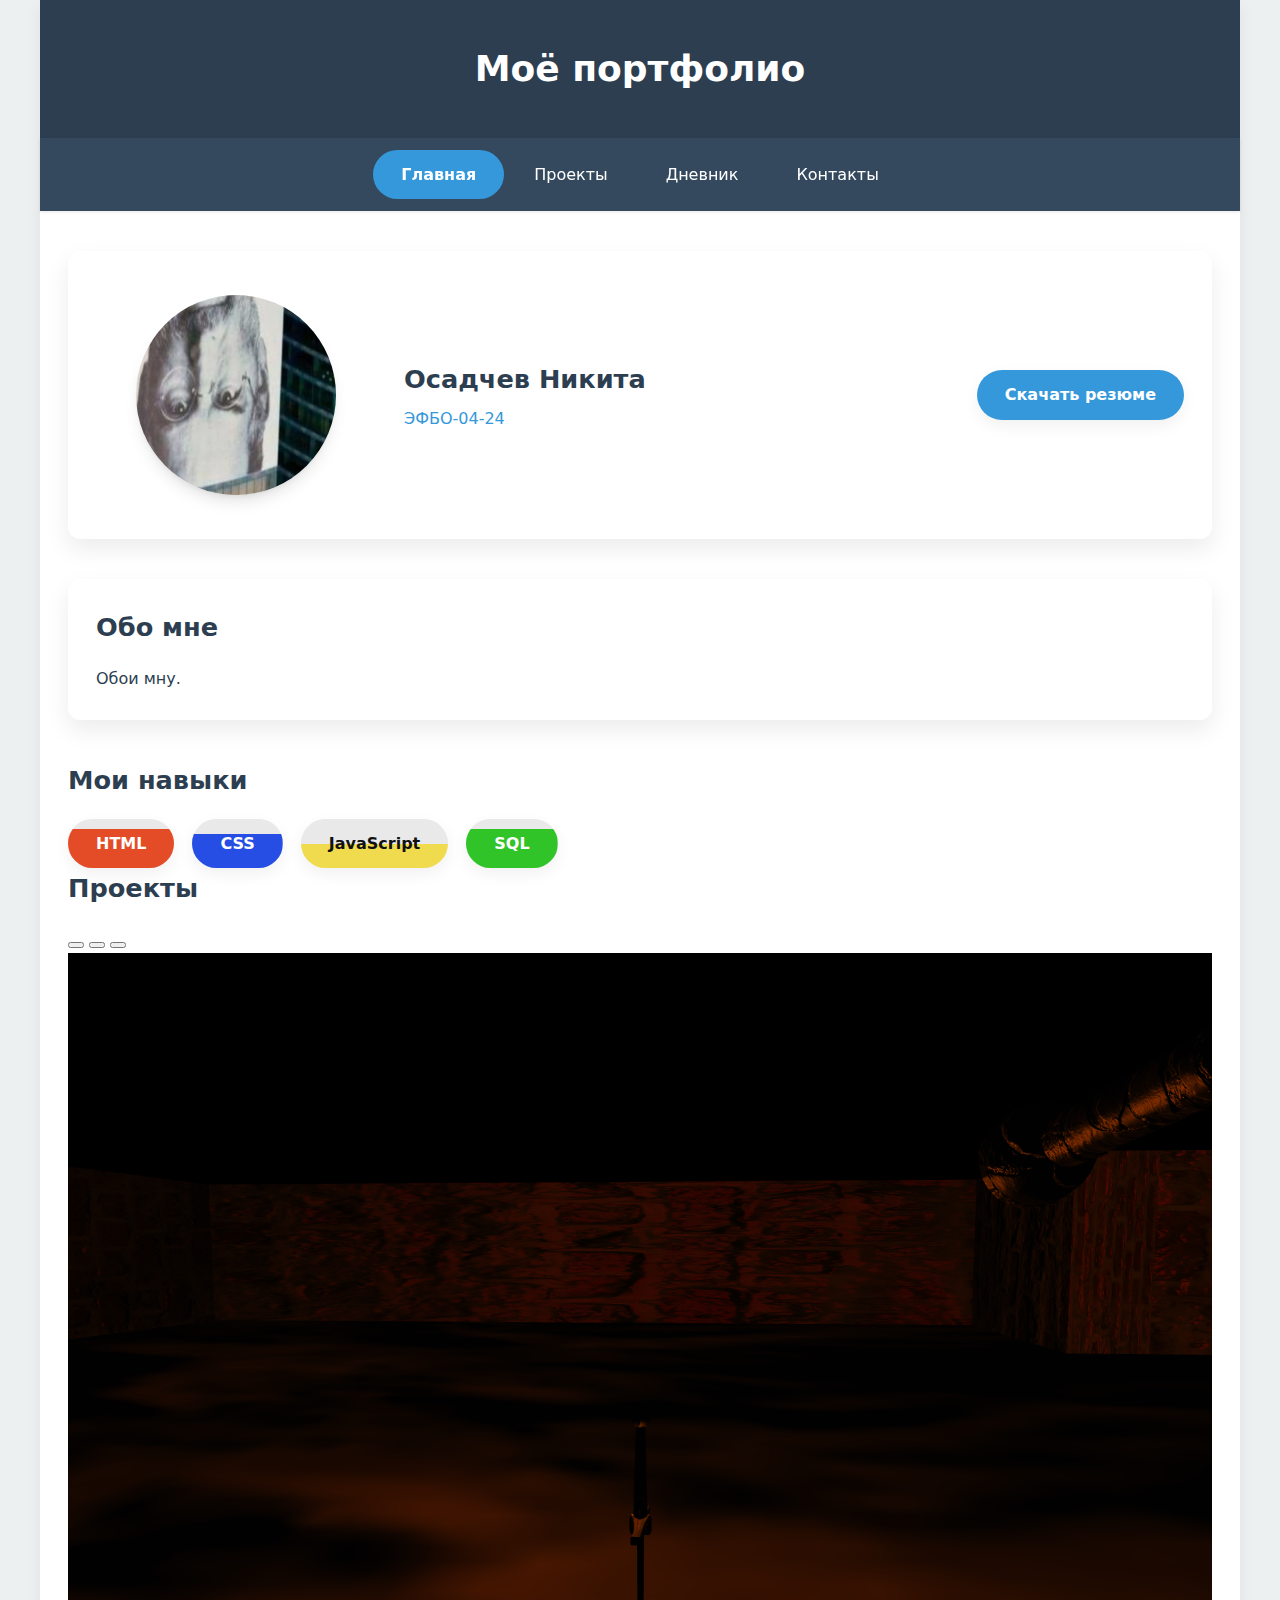
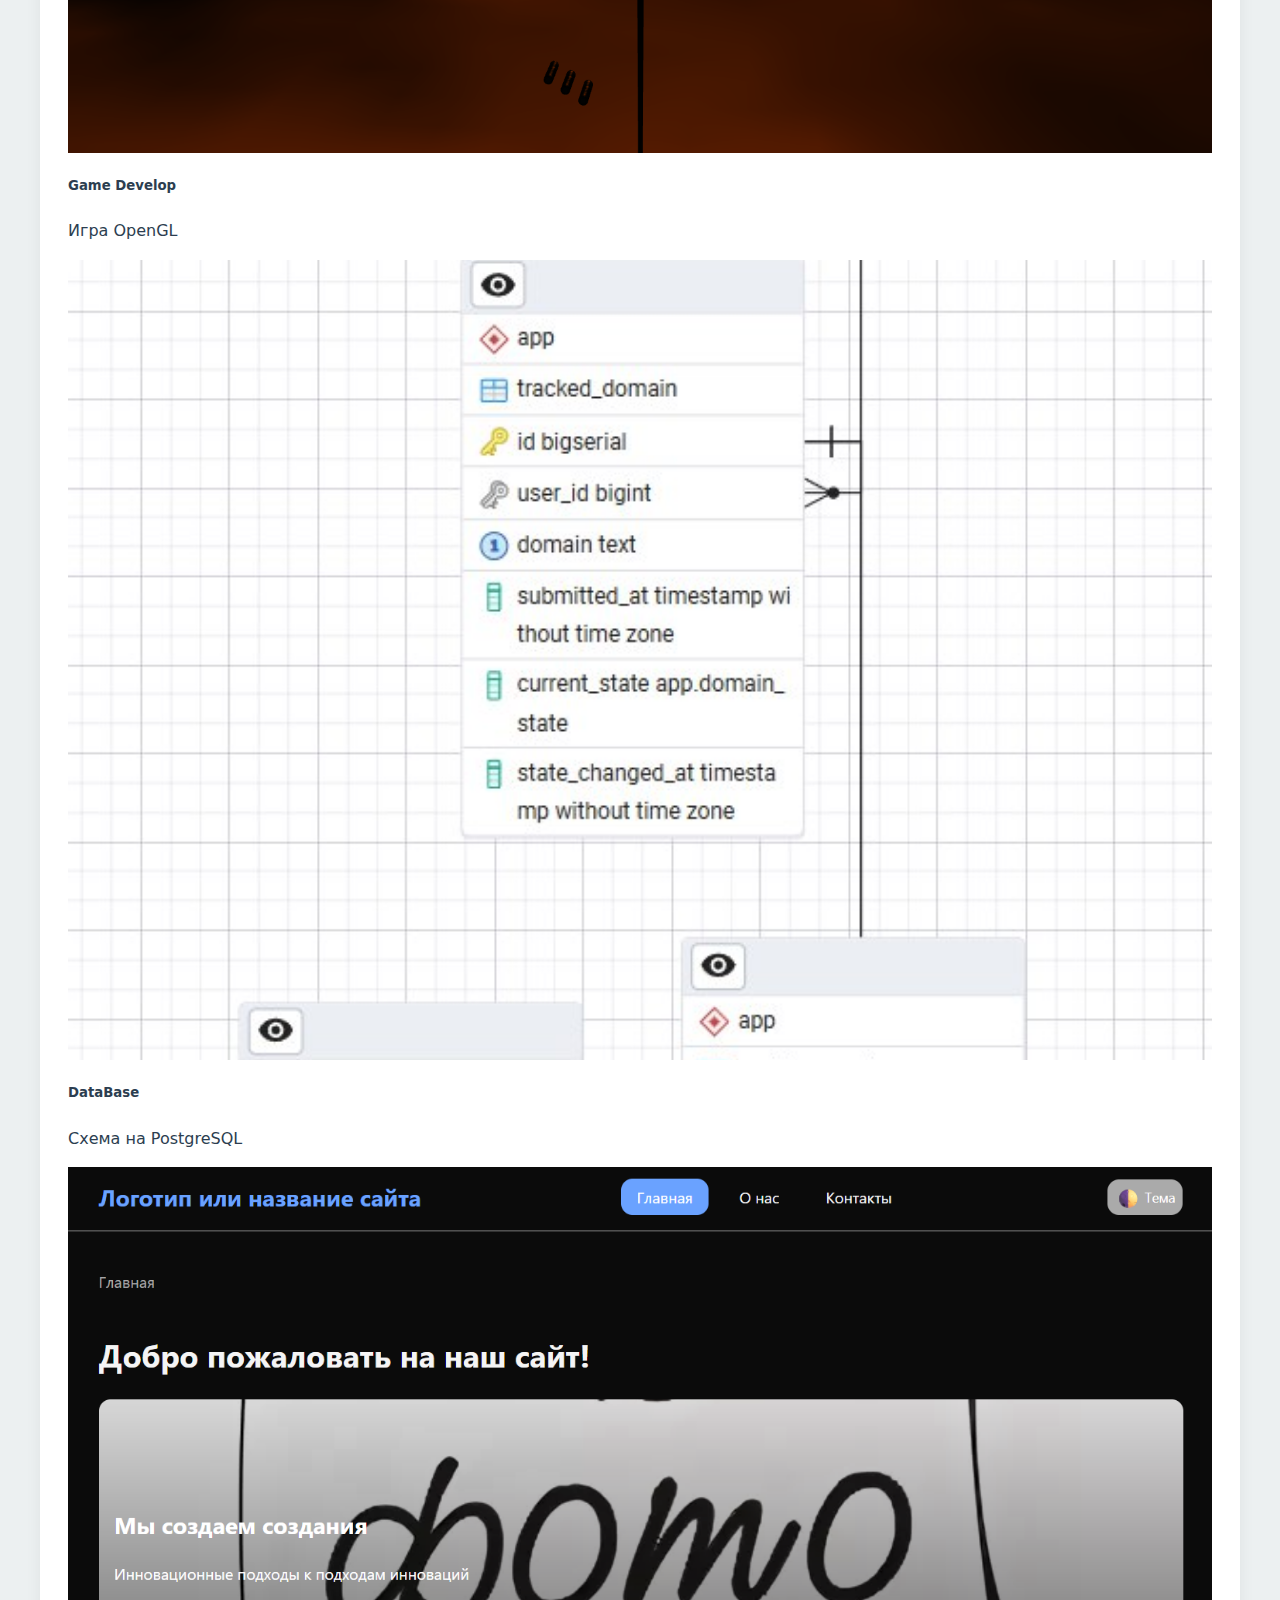
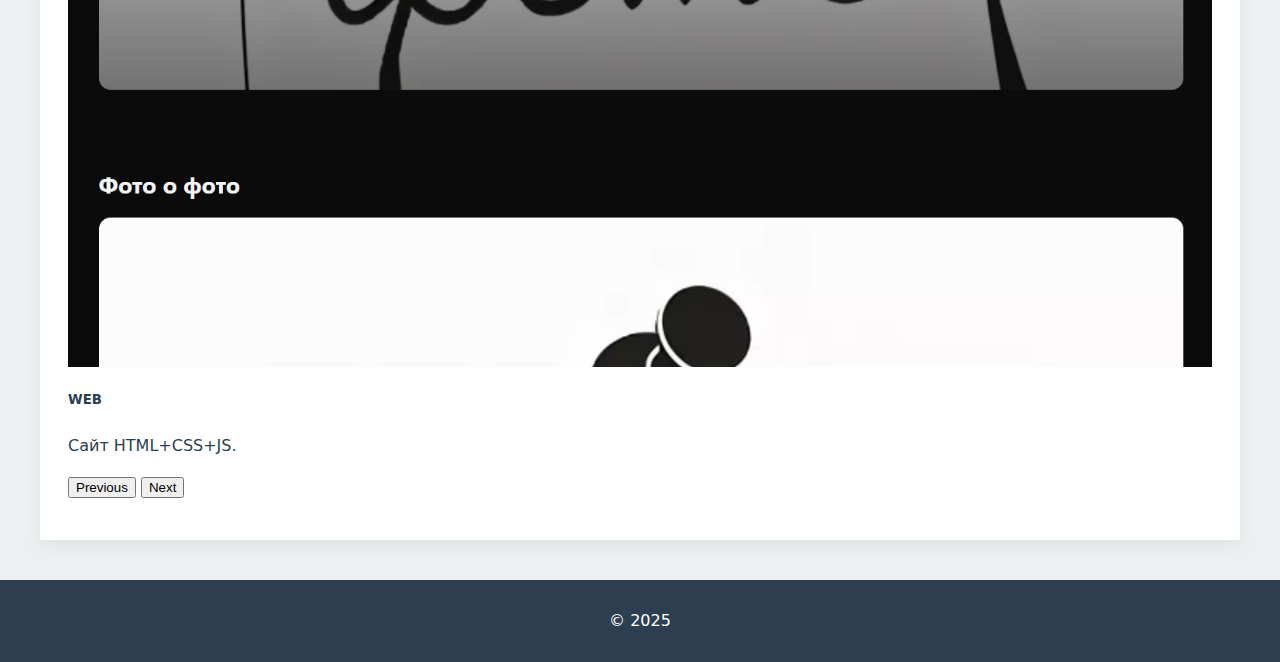
<file: index.html>
<!DOCTYPE html>
<html lang="ru">
<head>
    <meta charset="UTF-8">
    <meta name="viewport" content="width=device-width, initial-scale=1.0, viewport-fit=cover">
    <meta name="description" content="Главная: портфолио">
    <title>Главная - Портфолио</title>
    <link href="https://cdn.jsdelivr.net/npm/bootstrap@5.0.2/dist/css/bootstrap.min.css" rel="stylesheet" integrity="sha384-EVSTQN3/azprG1Anm3QDgpJLIm9Nao0Yz1ztcQTwFspd3yD65VohhpuuCOmLASjC" crossorigin="anonymous">
    <script src="https://cdn.jsdelivr.net/npm/bootstrap@5.0.2/dist/js/bootstrap.bundle.min.js" integrity="sha384-MrcW6ZMFYlzcLA8Nl+NtUVF0sA7MsXsP1UyJoMp4YLEuNSfAP+JcXn/tWtIaxVXM" crossorigin="anonymous"></script>
    <link rel="stylesheet" href="styles/style.css">
</head>
<body>
    <!-- Основной контейнер -->
    <div class="page">
        
        <a class="skip-link" href="#main">Перейти к основному содержимому</a>  

        <!-- Шапка -->
        <header class="header">
            <h1 class="header__title">Моё портфолио</h1>
        </header>

        <!-- Навигация -->
        <nav class="site-nav" aria-label="Основная навигация">
            <ul class="site-nav__list">
                <li class="site-nav__item nav__item--active">
                    <a class="site-nav__link" href="index.html">Главная</a>
                </li>
                <li class="site-nav__item">
                    <a class="site-nav__link" href="pages/projects.html">Проекты</a>
                </li>
                <li class="site-nav__item">
                    <a class="site-nav__link" href="pages/diary.html">Дневник</a>
                </li>
                <li class="site-nav__item">
                    <a class="site-nav__link" href="pages/contacts.html">Контакты</a>
                </li>
            </ul>
        </nav>

        <!-- Основной контент -->
        <main class="main" aria-label="Основная информация">            <a name = 'main'></a>
            
            <!-- Профиль -->
            <section class="profile">
                <div class="profile__card">
                    <figure class="hero__image">
                        <picture>
                        <!-- Современные форматы -->
                        <source
                            type="image/avif"
                            srcset="images/profile.avif 150w, images/profile.avif 200w,
                            images/profile.avif 300w"
                            sizes="200px">
                        <source
                            type="image/webp"
                            srcset="images/hero-150.webp 150w, images/hero-200.webp 200w,
                            images/hero-300.webp 300w"
                            sizes="200px">
                        <!-- Запасной JPEG -->
                        <img class="hero__photo"
                            src="images/profile.jpg"
                            srcset="images/hero-150.jpg 150w, images/hero-200.jpg 200w,
                            images/hero-300.jpg 300w"
                            sizes="200px"
                            width="200" height="200"
                            alt="Портрет студента"
                            fetchpriority="high"
                            loading="lazy">
                        </picture>
                    </figure>
                    <div class="profile__info">
                        <h2 class="profile__name">Осадчев Никита</h2>
                        <p class="profile__group">ЭФБО-04-24</p>
                    </div>
                    <a class="profile__cv-btn" href="assets/resume.pdf" download>
                        Скачать резюме
                    </a>
                </div>
            </section>
            
            <!-- Обо мне -->
            <section class="about">
                <h2 class="about__title">Обо мне</h2>
                <div class="about__content">
                    <p class="about__text">
                        Обои мну.
                    </p>
                </div>
            </section>
            
            <!-- Навыки -->
            <section class="skills">
                <h2 class="skills__title">Мои навыки</h2>
                <div class="skills__list">
                    <div class="skill skill--html" style="--p:80%">
                        <span class="skill__name">HTML</span>
                    </div>
                    <div class="skill skill--css" style="--p:70%">
                        <span class="skill__name">CSS</span>
                    </div>
                    <div class="skill skill--js" style="--p:50%">
                        <span class="skill__name">JavaScript</span>
                    </div>
                    <div class="skill skill--sql" style="--p:80%">
                        <span class="skill__name">SQL</span>
                    </div>
                </div>
            </section>

            <!-- Проекты -->
            <section class="projects">
                <h2 class="projects__title">Проекты</h2>
                <div id="carouselExampleCaptions" class="carousel carousel-dark slide" data-bs-ride="carousel">
                    <div class="carousel-indicators">
                        <button type="button" data-bs-target="#carouselExampleCaptions" data-bs-slide-to="0" class="active" aria-current="true" aria-label="Slide 1"></button>
                        <button type="button" data-bs-target="#carouselExampleCaptions" data-bs-slide-to="1" aria-label="Slide 2"></button>
                        <button type="button" data-bs-target="#carouselExampleCaptions" data-bs-slide-to="2" aria-label="Slide 3"></button>
                    </div>
                    <div class="carousel-inner">
                        <div class="carousel-item active">
                        <img src="images/game.png" class="d-block w-100" alt="..." loading="lazy">
                        <div class="carousel-caption d-none d-md-block">
                            <h5>Game Develop</h5>
                            <p>Игра OpenGL</p>
                        </div>
                        </div>
                        <div class="carousel-item">
                        <img src="images/db.jpg" class="d-block w-100" alt="..." loading="lazy">
                        <div class="carousel-caption d-none d-md-block">
                            <h5>DataBase</h5>
                            <p>Схема на PostgreSQL</p>
                        </div>
                        </div>
                        <div class="carousel-item">
                        <img src="images/site.png" class="d-block w-100" alt="..." loading="lazy">
                        <div class="carousel-caption d-none d-md-block">
                            <h5>WEB</h5>
                            <p>Сайт HTML+CSS+JS.</p>
                        </div>
                        </div>
                    </div>
                    <button class="carousel-control-prev" type="button" data-bs-target="#carouselExampleCaptions" data-bs-slide="prev">
                        <span class="carousel-control-prev-icon" aria-hidden="true"></span>
                        <span class="visually-hidden">Previous</span>
                    </button>
                    <button class="carousel-control-next" type="button" data-bs-target="#carouselExampleCaptions" data-bs-slide="next">
                        <span class="carousel-control-next-icon" aria-hidden="true"></span>
                        <span class="visually-hidden">Next</span>
                    </button>
                </div>
                </div>
            </section>

        </main>

              <!-- block: footer -->
      <footer class="footer" role="contentinfo">
        <p class="footer__copy">© 2025</p>
      </footer>
    </div>
    </div>
</body>
</html>

<script src = 'scripts/skills.js'></script>
</file>
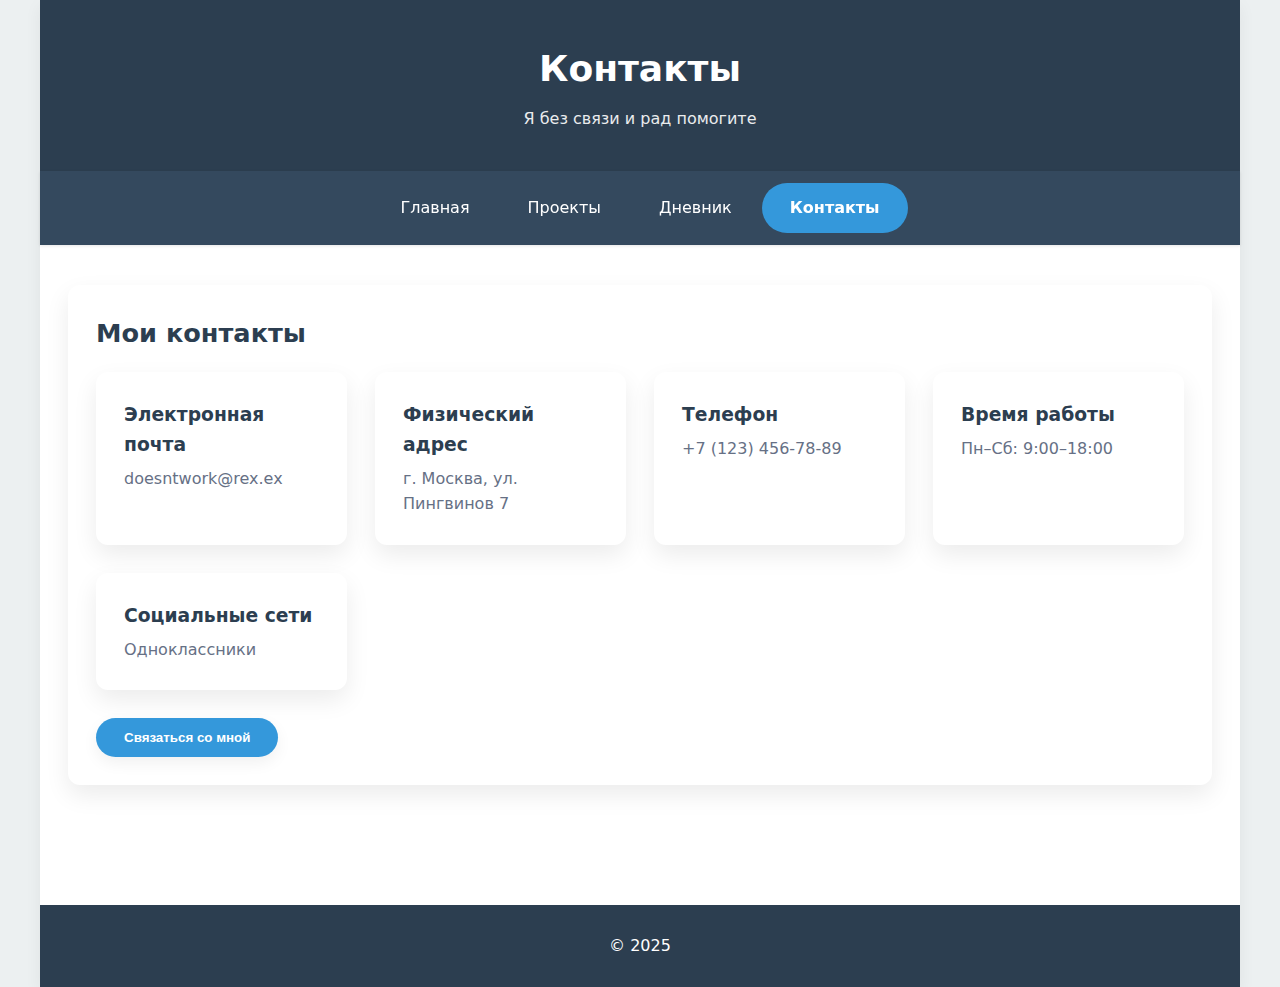
<file: pages/contacts.html>
<!DOCTYPE html>
<html lang="ru">
  <head>
    <meta charset="UTF-8" />
    <meta name="viewport" content="width=device-width, initial-scale=1.0, viewport-fit=cover" />
    <meta name="description" content="Контакты студента с формой обратной связи.">    
    <title>Контакты — БЭМ</title>
    <link rel="stylesheet" href="../styles/style.css" />
  </head>
  <body>
    <div class="page">
      <a class="skip-link" href="#main">Перейти к основному содержимому</a>  
      <!-- block: header -->
      <header class="header" role="banner">
        <h1 class="header__title">Контакты</h1>
        <p class="header__subtitle">Я без связи и рад помогите</p>
      </header>

      <!-- block: nav -->
      <nav class="site-nav" aria-label = "Основная навигация">
            <ul class="site-nav__list">
                <li class="site-nav__item">
                    <a class="site-nav__link" href="../index.html">Главная</a>
                </li>
                <li class="site-nav__item">
                    <a class="site-nav__link" href="projects.html">Проекты</a>
                </li>
                <li class="site-nav__item">
                    <a class="site-nav__link" href="diary.html">Дневник</a>
                </li>
                <li class="site-nav__item  nav__item--active">
                    <a class="site-nav__link" href="contacts.html">Контакты</a>
                </li>
            </ul>
        </nav>

      <!-- block: content -->
      <main class="content" role="main" aria-label="Основная информация"> <a name = 'main'></a>
        <!-- block: contacts -->
        <section class="contacts" aria-labelledby="contacts-title">
          <h2 id="contacts-title" class="contacts__title">Мои контакты</h2>

          <div class="contacts__grid">
            <article class="contacts__card" aria-label="Электронная почта">
              <h3 class="contacts__card-title">Электронная почта</h3>
              <p class="contacts__card-text">doesntwork@rex.ex</p>
            </article>

            <article class="contacts__card" aria-label="Физический адрес">
              <h3 class="contacts__card-title">Физический адрес</h3>
              <p class="contacts__card-text">г. Москва, ул. Пингвинов 7</p>
            </article>

            <article class="contacts__card" aria-label="Телефон">
              <h3 class="contacts__card-title">Телефон</h3>
              <p class="contacts__card-text">+7 (123) 456-78-89</p>
            </article>

            <article class="contacts__card" aria-label="Время работы">
              <h3 class="contacts__card-title">Время работы</h3>
              <p class="contacts__card-text">Пн–Сб: 9:00–18:00</p>
            </article>

            <article class="contacts__card" aria-label="Социальные сети">
              <h3 class="contacts__card-title">Социальные сети</h3>
              <p class="contacts__card-text">Одноклассники</p>
            </article>
          </div>

          <button id="contacts-open" class="contacts__button" type="button">Связаться со мной</button>
        </section>
      </main>

      <!-- block: footer -->
      <footer class="footer" role="contentinfo">
        <p class="footer__copy">© 2025</p>
      </footer>
    </div>

    <!-- block: modal -->
    <dialog id="contact-modal" class="modal">
      <div class="modal__header">
        <h2 class="modal__title">Форма обратной связи</h2>
      </div>
      <div class="modal__body">
        <form id="contacts-form" class="modal__form" method="dialog" novalidate>
          <div class="modal__group">
            <label class="modal__label" for="name">Имя <span class="modal__required" aria-hidden="true">*</span></label>
            <input class="modal__control" type="text" id="name" name="name" required placeholder="Иван" />
          </div>
          <div class="modal__group">
            <label class="modal__label" for="phone">Телефон <span class="modal__required" aria-hidden="true">*</span></label>
            <input class="modal__control" type="tel" id="phone" name="phone" required placeholder="+7 (XXX) XXX-XX-XX" />
          </div>
          <div class="modal__group">
            <label class="modal__label" for="email">Электронная почта <span class="modal__required" aria-hidden="true">*</span></label>
            <input class="modal__control" type="email" id="email" name="email" required placeholder="example@mail.ru" />
          </div>
          <div class="modal__group">
            <label class="modal__label" for="category">Категория обращения <span class="modal__required" aria-hidden="true">*</span></label>
            <select class="modal__control" id="category" name="category" required>
              <option value="">Выберите категорию</option>
              <option value="technical">Техническая поддержка</option>
              <option value="commercial">Коммерческое предложение</option>
              <option value="cooperation">Сотрудничество</option>
              <option value="complaint">Жалоба</option>
              <option value="suggestion">Предложение</option>
              <option value="other">Другое</option>
            </select>
          </div>
          <div class="modal__group">
            <label class="modal__label" for="message">Текст обращения <span class="modal__required" aria-hidden="true">*</span></label>
            <textarea class="modal__control modal__control--area" id="message" name="message" required placeholder="Опишите вашу проблему или вопрос..."></textarea>
          </div>
          <div class="modal__actions">
            <button type="submit" id="contacts-cancel" class="btn btn--secondary">Отмена</button>
            <button type="button" id="contacts-send" class="btn btn--primary">Отправить</button>
          </div>
        </form>
      </div>
    </dialog>

    <script>
      (function () {
        const dlg = document.getElementById('contact-modal');
        const openBtn = document.getElementById('contacts-open');
        const cancelBtn = document.getElementById('contacts-cancel');
        const sendBtn = document.getElementById('contacts-send');
        const form = document.getElementById('contacts-form');
        const phone = document.getElementById('phone');
        if (!dlg || !openBtn || !form) return;

        let lastActive = null;
        openBtn.addEventListener('click', () => {
          lastActive = document.activeElement; dlg.showModal();
          dlg.querySelector('input, select, textarea, button')?.focus();
        });
        cancelBtn?.addEventListener('click', (e) => { e.preventDefault(); dlg.close('cancel'); });
        dlg?.addEventListener('click', (e) => { if (e.target === dlg) dlg.close(); });

        sendBtn?.addEventListener('click', (e) => {
          [...form.elements].forEach(el => el.setCustomValidity?.(''));
          if (!form.checkValidity()) {
            e.preventDefault();
            const email = form.elements.email;
            if (email?.validity.typeMismatch) {
              email.setCustomValidity('Введите корректный e-mail, например name@example.com');
            }
            form.reportValidity();
            [...form.elements].forEach(el => { if (el.willValidate) el.toggleAttribute('aria-invalid', !el.checkValidity()); });
            return;
          }
          e.preventDefault();
          alert('Форма отправлена, верь в ответ');
          dlg.close('success');
          form.reset();
          [...form.elements].forEach(el => el.removeAttribute('aria-invalid'));
        });

        phone?.addEventListener('input', () => {
          const digits = phone.value.replace(/\D/g, '').slice(0, 11);
          const d = digits.replace(/^8/, '7');
          const parts = [];
          if (d.length > 0) parts.push('+7');
          if (d.length > 1) parts.push(' (' + d.slice(1, 4));
          if (d.length >= 4) parts[parts.length - 1] += ')';
          if (d.length >= 5) parts.push(' ' + d.slice(4, 7));
          if (d.length >= 8) parts.push('-' + d.slice(7, 9));
          if (d.length >= 10) parts.push('-' + d.slice(9, 11));
          phone.value = parts.join('');
        });

        dlg.addEventListener('close', () => lastActive?.focus());
      })();
    </script>
  </body>
</html>
</file>
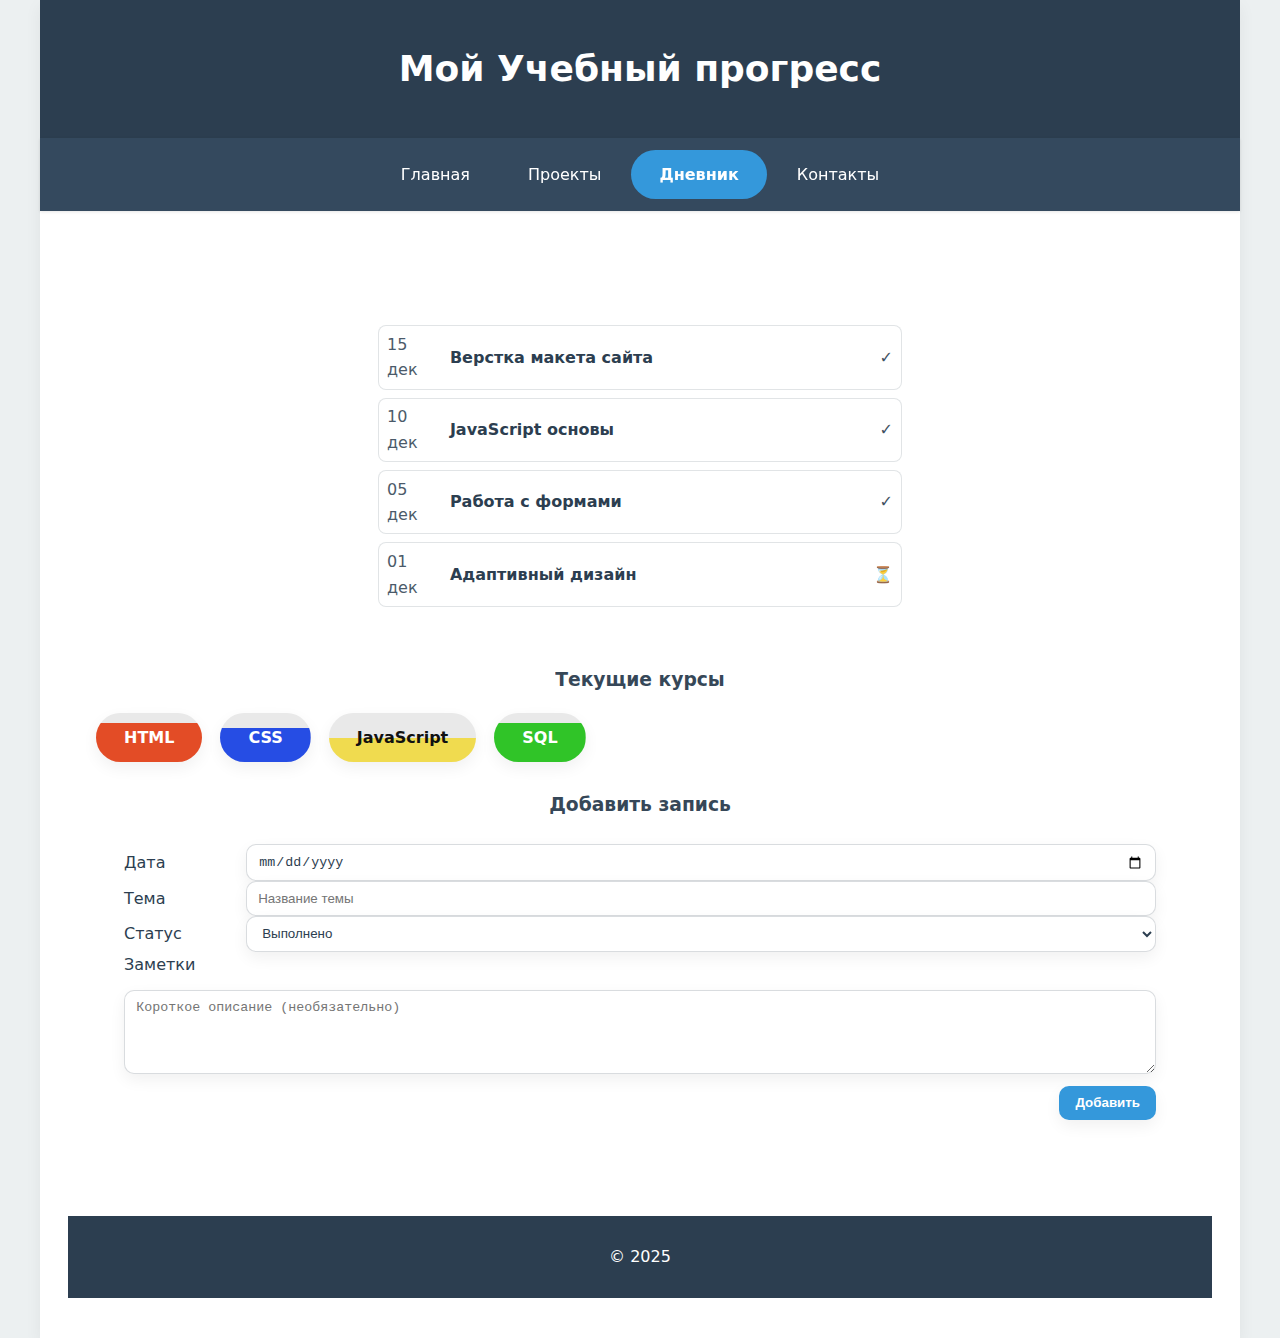
<file: pages/diary.html>
<!DOCTYPE html>
<html lang="ru">
<head>
    <meta charset="UTF-8">
    <meta name="viewport" content="width=device-width, initial-scale=1.0, viewport-fit=cover">
    <meta name="description" content="Дневник студента с локальным добавлением выполненных задач.">    
    <title>Главная - Портфолио</title>
    <link rel="stylesheet" href="../styles/style.css">
</head>
<body>
    <!-- Основной контейнер -->
    <div class="page">
        <a class="skip-link" href="#main">Перейти к основному содержимому</a>  
        <!-- Шапка -->
        <header class="header">
            <h1 class="header__title">Мой Учебный прогресс</h1>
        </header>

        <!-- Навигация -->
        <nav class="site-nav" aria-label = "Основная навигация">
            <ul class="site-nav__list">
                <li class="site-nav__item">
                    <a class="site-nav__link" href="../index.html">Главная</a>
                </li>
                <li class="site-nav__item">
                    <a class="site-nav__link" href="projects.html">Проекты</a>
                </li>
                <li class="site-nav__item  nav__item--active">
                    <a class="site-nav__link" href="diary.html">Дневник</a>
                </li>
                <li class="site-nav__item">
                    <a class="site-nav__link" href="contacts.html">Контакты</a>
                </li>
            </ul>
        </nav>

        <!-- Основной контент -->
        <main class="main" aria-label="Основная информация"> <a name = 'main'> </a>
            
            <section class="dash diary-card">
      <div class="dash timeline">
        <div class="timeline__item">
          <div class="timeline__date">15 дек</div>
          <div class="timeline__text">Верстка макета сайта</div>
          <div class="timeline__status">✓</div>
        </div>
        <div class="timeline__item">
          <div class="timeline__date">10 дек</div>
          <div class="timeline__text">JavaScript основы</div>
          <div class="timeline__status">✓</div>
        </div>
        <div class="timeline__item">
          <div class="timeline__date">05 дек</div>
          <div class="timeline__text">Работа с формами</div>
          <div class="timeline__status">✓</div>
        </div>
        <div class="timeline__item">
          <div class="timeline__date">01 дек</div>
          <div class="timeline__text">Адаптивный дизайн</div>
          <div class="timeline__status">⏳</div>
        </div>
      </div>

      <h3 class="section-title" style="margin-top:0">Текущие курсы</h3>

        <section class="skills">
            <div class="skills__list">
                <div class="skill skill--html" style="--p:80%">
                    <span class="skill__name">HTML</span>
                </div>
                <div class="skill skill--css" style="--p:70%">
                    <span class="skill__name">CSS</span>
                </div>
                <div class="skill skill--js" style="--p:50%">
                    <span class="skill__name">JavaScript</span>
                </div>
                <div class="skill skill--sql" style="--p:80%">
                    <span class="skill__name">SQL</span>
                </div>
            </div>
        </section>


      <div class="entry dash" aria-labelledby="entry-title">
        <h3 id="entry-title" class="section-title" style="margin:0 0 var(--space-sm)">Добавить запись</h3>

        <form id="entryForm" class="entry__form">
          <div class="entry__row">
            <label for="date">Дата</label>
            <input type="date" id="date" required>
          </div>

          <div class="entry__row">
            <label for="topic">Тема</label>
            <input type="text" id="topic" placeholder="Название темы" required>
          </div>

          <div class="entry__row">
            <label for="status">Статус</label>
            <select id="status">
              <option value="done">Выполнено</option>
              <option value="progress">В процессе</option>
              <option value="todo">План</option>
            </select>
          </div>

          <div class="entry__row" style="grid-template-columns: 1fr;">
            <label for="notes" style="justify-self:start;">Заметки</label>
            <textarea id="notes" placeholder="Короткое описание (необязательно)"></textarea>
          </div>

          <div style="display:flex; justify-content:flex-end; gap:var(--space-sm); margin-top:var(--space-sm);">
            <button class="btn" type="submit">Добавить</button>
          </div>
        </form>
      </div>
    </section>

      <!-- block: footer -->
      <footer class="footer" role="contentinfo">
        <p class="footer__copy">© 2025</p>
      </footer>
    </div>
  </main>
</body>
</html>

<script src = '../scripts/skills.js'></script>
<script src = '../scripts/addNote.js'></script>
</file>
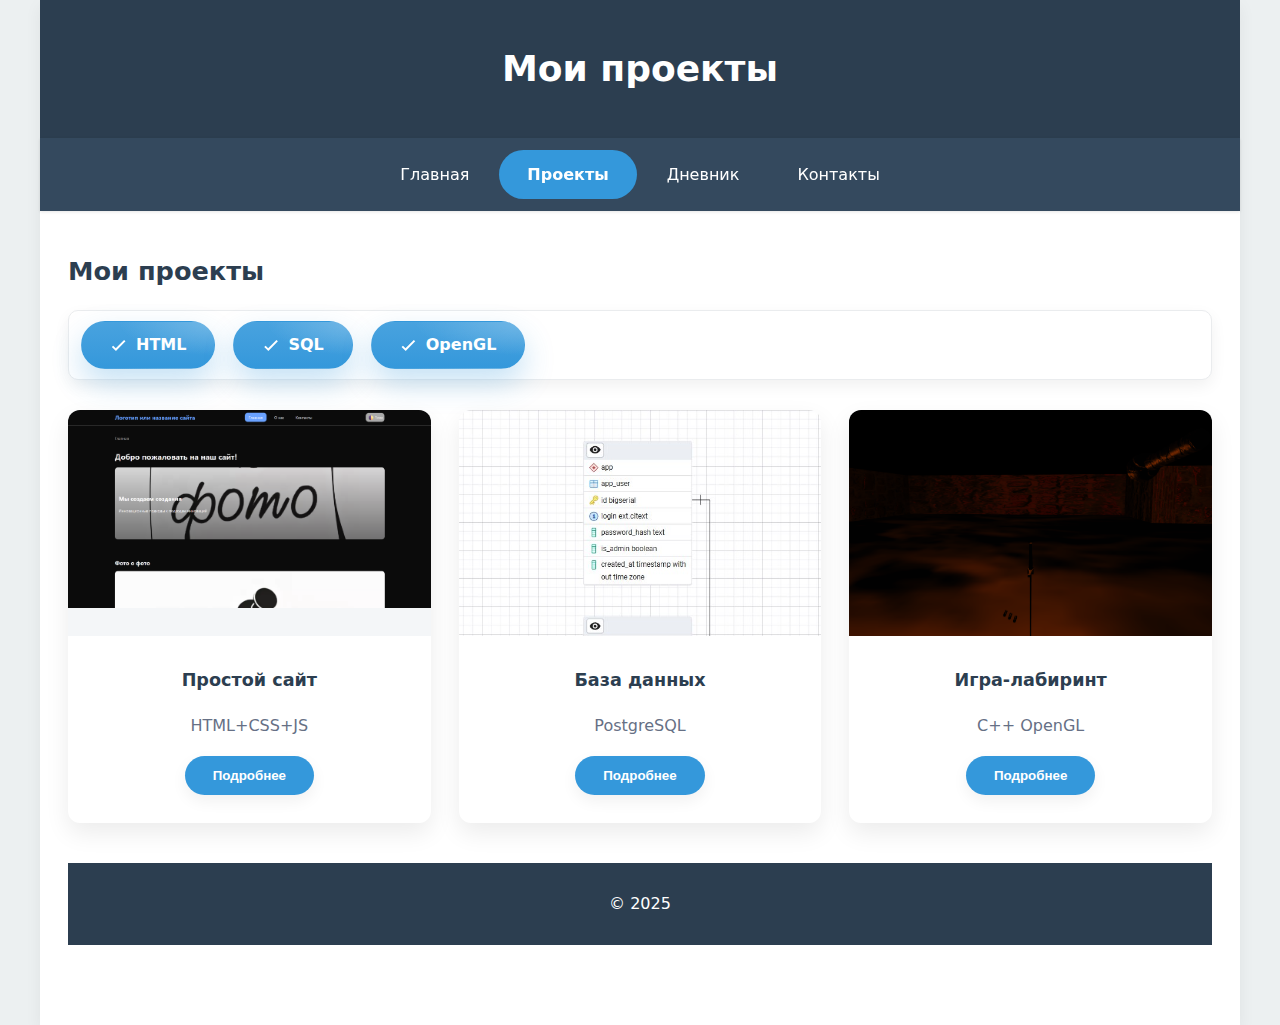
<file: pages/projects.html>
<!DOCTYPE html>
<html lang="ru">
<head>
    <meta charset="UTF-8">
    <meta name="viewport" content="width=device-width, initial-scale=1.0, viewport-fit=cover">
    <meta name="description" content="Список проектов студента.">
    <title>Проекты</title>
    <link href="https://cdn.jsdelivr.net/npm/bootstrap@5.0.2/dist/css/bootstrap.min.css" rel="stylesheet" integrity="sha384-EVSTQN3/azprG1Anm3QDgpJLIm9Nao0Yz1ztcQTwFspd3yD65VohhpuuCOmLASjC" crossorigin="anonymous">
    <link rel="stylesheet" href="https://maxcdn.bootstrapcdn.com/font-awesome/4.7.0/css/font-awesome.min.css">
    <script src="https://cdn.jsdelivr.net/npm/bootstrap@5.0.2/dist/js/bootstrap.bundle.min.js" integrity="sha384-MrcW6ZMFYlzcLA8Nl+NtUVF0sA7MsXsP1UyJoMp4YLEuNSfAP+JcXn/tWtIaxVXM" crossorigin="anonymous"></script>
    <link rel="stylesheet" href="../styles/style.css">
</head>
<body>
    <!-- Основной контейнер -->
    <div class="page">
        <a class="skip-link" href="#main">Перейти к основному содержимому</a>  
        <!-- Шапка -->
        <header class="header">
            <h1 class="header__title">Мои проекты</h1>
        </header>

        <!-- Навигация -->
        <nav class="site-nav" aria-label = "Основная навигация">
            <ul class="site-nav__list">
                <li class="site-nav__item">
                    <a class="site-nav__link" href="../index.html">Главная</a>
                </li>
                <li class="site-nav__item nav__item--active">
                    <a class="site-nav__link" href="projects.html">Проекты</a>
                </li>
                <li class="site-nav__item">
                    <a class="site-nav__link" href="diary.html">Дневник</a>
                </li>
                <li class="site-nav__item">
                    <a class="site-nav__link" href="contacts.html">Контакты</a>
                </li>
            </ul>
        </nav>

    <!-- block: content -->
    <main class="content" role="main" aria-label="Основная информация"> <a name = 'main'></a>
      <!-- block: catalog -->
      <section class="catalog" aria-labelledby="catalog-title">
        <h2 id="catalog-title" class="catalog__title">Мои проекты</h2>
        <section class="filter">
        <label class="checkbox-filter">
            <input type="checkbox" id="HTMLcheck" checked>
            <span>HTML</span>
        </label>
        <label class="checkbox-filter">
            <input type="checkbox" id="SQLcheck" checked>
            <span>SQL</span>
        </label>
        <label class="checkbox-filter">
            <input type="checkbox" id="GLcheck" checked>
            <span>OpenGL</span>
        </label>
        </section>

      <section class = 'project-area'>
        <div class="catalog__grid">
          <!-- block: product -->
          <article class="product" aria-label="Сайт" data-tags = "HTML">
            <div class="product__media">
              <img class="product__image" src="../images/site.png" alt="Сайт" loading="lazy" />
            </div>
            <div class="product__body">
              <h3 class="product__title">Простой сайт</h3>
              <p class="product__description">HTML+CSS+JS</p>
              <div class="product__row">
                <button class="product__btn js-open-modal" type="button" id = "site-more">Подробнее</button>
              </div>
                <div class="product__details" hidden>
                    <ul>
                    <li><strong>Стек:</strong> HTML, CSS, JavaScript</li>
                    <li><strong>Фичи:</strong> Тёмная тема, видео, картинки</li>
                    <li><strong>Ссылка:</strong> <a href="https://github.com/IMP-MOCE/Front-back" target="_blank" rel="noopener">https://github.com/IMP-MOCE/Front-back</a></li>
                    </ul>
                </div>
            </div>
          </article>

          <article class="product" aria-label="База данных" data-tags="SQL">
            <div class="product__media">
              <img class="product__image" src="../images/db.jpg" alt="База данных" loading="lazy"/>
            </div>
            <div class="product__body">
              <h3 class="product__title">База данных</h3>
              <p class="product__description">PostgreSQL</p>
              <div class="product__row">
                <button class="product__btn js-open-modal" type="button" id = "sql-more">Подробнее</button>
              </div>
              <div class="product__details" hidden>
                    <ul>
                    <li><strong>Стек:</strong> Python, PostgreSQL</li>
                    <li><strong>Фичи:</strong> Скорость (индексы), стабильность, надёжность</li>
                    <li><strong>Ссылка:</strong> <a href="https://github.com/CatherineFlower/Data_Science_KR_1/tree/dev-(MOCE)" target="_blank" rel="noopener">https://github.com/CatherineFlower/Data_Science_KR_1/tree/dev-(MOCE)</a></li>
                    </ul>
                </div>
            </div>
          </article>

          <article class="product" aria-label="Игра-лабиринт" data-tags = "OpenGL">
            <div class="product__media">
              <img class="product__image" src="../images/game.png" alt="Игра-лабиринт" loading="lazy"/>
            </div>
            <div class="product__body">
              <h3 class="product__title">Игра-лабиринт</h3>
              <p class="product__description">C++ OpenGL</p>
              <div class="product__row">
                <button class="product__btn js-open-modal" type="button" id = "OpenGl-more">Подробнее</button>
              </div>
              <div class="product__details" hidden>
                    <ul>
                    <li><strong>Стек:</strong> C++, OpenGL</li>
                    <li><strong>Фичи:</strong> Карты нормалей, реалистичное освещение, коллизия</li>
                    <li><strong>Ссылка:</strong> <a href="https://github.com/IMP-MOCE/LabirintGL" target="_blank" rel="noopener">https://github.com/IMP-MOCE/LabirintGL</a></li>
                    </ul>
                </div>
            </div>
          </article>
        </div>
      </section>
            <!-- block: footer -->
      <footer class="footer" role="contentinfo">
        <p class="footer__copy">© 2025</p>
      </footer>
    </div>
    </main>
</div>
<div class="pr-modal" id="catalog-modal" hidden>
  <div class="pr-modal__overlay" data-close></div>

  <div class="pr-modal__dialog" role="dialog" aria-modal="true" aria-labelledby="catalog-modal-title">
    <header class="pr-modal__header">
      <img class="pr-modal__image" alt="" loading="lazy"/>
      <h3 class="pr-modal__title" id="catalog-modal-title"></h3>
      <p class="pr-modal__subtitle"></p>
    </header>

    <div class="pr-modal__body"></div>

    <footer class="modal__footer">
      <button class="product__btn" type="button" data-close>Закрыть</button>
    </footer>
  </div>
</div>
</body>
</html>

<script src = '../scripts/filters.js'> </script> 

<script src = '../scripts/modalCat.js'></script>
</file>
<file: styles/style.css>
/* =========================
   ГЛОБАЛЬНЫЙ СТИЛЬ (light)
   ========================= */

/* Палитра и токены */
:root {
  --color-main:   #2c3e50;  /* тёмно-синий заголовков/фона блоков */
  --color-dark:   #34495e;  /* тёмная навигация/ползунок */
  --color-accent: #3498db;  /* акцент и hover */
  --color-light:  #ecf0f1;  /* светлый фон страницы */
  --color-white:  #ffffff;  /* белые карточки/текст на тёмном */
  --color-text:   #2c3e50;  /* основной текст */

  --radius: 12px;
  --shadow: 0 10px 24px rgba(0,0,0,.08);
  --shadow-sm: 0 6px 16px rgba(0,0,0,.06);

  --space-xs: 8px;
  --space-sm: 12px;
  --space-md: 18px;
  --space-lg: 28px;
  --space-xl: 40px;
}

/* Сброс/база */
* { box-sizing: border-box; }
html, body { height: 100%; }
body {
  margin: 0;
  font-family: Inter, system-ui, -apple-system, Segoe UI, Roboto, Arial, "Noto Sans";
  line-height: 1.6;
  color: var(--color-text);
  background: var(--color-light);
}

/* Утилиты */
img { max-width: 100%; height: auto; display: block; }
a { text-decoration: none; color: inherit; }
a:hover{
    color:#e9e9e9;
}

/* СЕТКА СТРАНИЦЫ */
.page {
  max-width: 1200px;
  margin: 0 auto;
  min-height: 100vh;
  background: var(--color-white);
  box-shadow: var(--shadow-sm);
}

/* ШАПКА */
.header {
  background: var(--color-main);
  color: var(--color-white);
  padding: var(--space-xl) var(--space-lg);
  text-align: center;
}
.header__title { font-size: clamp(24px, 3.2vw, 36px); margin: 0; }
.header__subtitle { margin: var(--space-xs) 0 0; opacity: .9; }

/* НАВИГАЦИЯ */

nav {
  position: sticky;
 top: 0;
 /* Прибавки для вырезов/жестовых панелей — только где они есть */
 padding-block-start: calc(.75rem + env(safe-area-inset-top));
 padding-block-end: .75rem;
 padding-inline-start: calc(var(--space-md, 1rem) + env(safe-area-insetleft));
 padding-inline-end: calc(var(--space-md, 1rem) + env(safe-area-insetright));
 background: #2563eb;
 color: #fff;
 z-index: 100;
 isolation: isolate;
 box-shadow: 0 1px 3px rgba(0,0,0,.1);
}

.site-nav { background: var(--color-dark); }
.site-nav__list {
  list-style: none; margin: 0; padding: 0 var(--space-lg);
  display: flex; flex-wrap: wrap; justify-content: center; gap: 2px;
}
.site-nav__link {
  display: block; padding: var(--space-sm) var(--space-lg);
  color: var(--color-white);
  border-radius: 999px;
  transition: background .2s ease, transform .15s ease;
}
.site-nav__link:hover { background: color-mix(in srgb, var(--color-accent) 85%, white 0%); transform: translateY(-1px); }
.nav__item--active .site-nav__link { background: var(--color-accent); font-weight: 700; }

.main,
.content { 
  padding: var(--space-xl) var(--space-lg);
}

/* ПРОФИЛЬ (index) */
.profile { margin-bottom: var(--space-xl); }
.profile__card {
  display: flex; align-items: center; gap: var(--space-lg);
  background: var(--color-white);
  padding: var(--space-lg);
  border-radius: var(--radius);
  box-shadow: var(--shadow);
}
.profile__photo {
  width: 140px; height: 140px; border-radius: 50%;
  border: 4px solid var(--color-accent); object-fit: cover;
}
.profile__name { font-size: 1.6rem; margin: 0 0 6px; color: var(--color-main); }
.profile__group { margin: 0; color: var(--color-accent); }

/* ОБО МНЕ / СЕКЦИИ */
.about,
.contacts {
  background: var(--color-white);
  padding: var(--space-lg);
  border-radius: var(--radius);
  box-shadow: var(--shadow);
  margin-bottom: var(--space-xl);
}
.about__title,
.contacts__title,
.skills__title,
.projects__title,
.catalog__title { 
  color: var(--color-main);
  font-size: 1.6rem;
  margin: 0 0 var(--space-md);
}
.about__text { margin: 0; }

/* НАВЫКИ  */
.skills__list { display:flex; flex-wrap:wrap; gap: var(--space-md); }

.skill{
  position:relative;
  padding: var(--space-sm) var(--space-lg);
  border-radius: 999px;
  font-weight: 700;
  box-shadow: var(--shadow-sm);
  color:#fff;
  /* база (пустая часть) */
  background-color: #e9e9e9;
  /* заливка снизу — одним дополнительным фоном */
  background-image: linear-gradient(var(--bg), var(--bg));
  background-repeat: no-repeat;
  background-position: bottom;               /* расти снизу вверх */
  background-size: 100% var(--p, 0%);        /* высота = процент */
  transition: background-size .6s ease, transform .15s ease;
}
.skill:hover { transform: translateY(-2px); }

.skill__tooltip{
  position:absolute;
  bottom:100%;
  left:50%;
  transform:translate(-50%, -6px);
  padding:2px 8px;
  border-radius:6px;
  background:#111;
  color:#fff;
  font-size:12px;
  line-height:1.4;
  white-space:nowrap;
  opacity:0;
  pointer-events:none;
  transition:opacity .2s ease, transform .2s ease;
}
.skill[data-show-tooltip] .skill__tooltip{
  opacity:1;
  transform:translate(-50%, -10px);
}

.skill--html { --bg:#e34c26; }
.skill--css  { --bg:#264de4; }
.skill--js   { --bg:#f0db4f; color:#111; }   /* контраст для JS */
.skill--sql  { --bg:#30c428; }
/* ПРОЕКТЫ */
.projects__grid {
  display: grid; gap: var(--space-lg);
  grid-template-columns: repeat(auto-fit, minmax(280px, 1fr));
}
.project-card {
  background: var(--color-white);
  padding: var(--space-lg);
  border-radius: var(--radius);
  box-shadow: var(--shadow);
  border-left: 4px solid var(--color-accent);
  transition: transform .15s ease;
}
.project-card:hover { transform: translateY(-3px); }
.project-card__title { margin: 0 0 6px; color: var(--color-main); }
.project-card__desc { margin: 0; color: #667085; }

/* КАТАЛОГ */
.catalog { margin-bottom: var(--space-xl); }
.catalog__description { margin: 0 0 var(--space-lg); color: #667085; }
.catalog__grid {
  display: grid; gap: var(--space-lg);
  grid-template-columns: repeat(auto-fit, minmax(18rem, 1fr));
}

/* Прогрессивное улучшение: только если CQ поддерживаются */
@supports (container-type: inline-size){
 .projects-area{
 /* Делаем область контейнером для CQ */
 container-type: inline-size; /* реагируем на ширину
(inline) */
 container-name: projects; /* по имени удобнее
таргетировать */
 }
 /* Когда КОНТЕЙНЕР шире 640px — 2 колонки */
 @container projects (min-width: 640px){
 .projects-list{ grid-template-columns: repeat(2, 1fr); }
 }
 /* Когда шире 960px — 3 колонки */
 @container projects (min-width: 960px){
 .projects-list{ grid-template-columns: repeat(3, 1fr); }
 }
}
.product {
  display: flex; flex-direction: column; overflow: hidden;
  background: var(--color-white);
  border-radius: var(--radius);
  box-shadow: var(--shadow);
  transition: transform .15s ease, box-shadow .2s ease;
}
.product:hover { transform: translateY(-3px); box-shadow: 0 14px 30px rgba(0,0,0,.12); }

.product__media { position: relative; aspect-ratio: 16/10; overflow: hidden; background: #f4f6f8; }
.product__image { width: 100%; height: auto; object-fit: cover; display: block; }

.product__body { padding: var(--space-lg); display: grid; gap: var(--space-md); }
.product__title { margin: 2px 0 0; font-size: 1.1rem; color: var(--color-main); text-align: center;}
.product__description { margin: 0; color: #667085; text-align: center;}
.product__row { display: flex; align-items: center; justify-content: center; gap: var(--space-md); }
.product__price { margin: 0; font-weight: 800; color: var(--color-main); }

.product__btn {
  appearance: none; cursor: pointer; border: 0;
  padding: var(--space-sm) var(--space-lg);
  border-radius: 999px; font-weight: 700;
  color: var(--color-white); background: var(--color-accent);
  box-shadow: var(--shadow-sm);
  transition: transform .15s ease, filter .2s ease, box-shadow .2s ease;
}
.product__btn:hover { transform: translateY(-1px); filter: saturate(115%); box-shadow: 0 10px 22px rgba(52,152,219,.25); }

/* ФИЛЬТРЫ */


.filter{
  display:flex;
  flex-wrap:wrap;
  gap: var(--space-sm);
  padding: calc(var(--space-sm) - 2px) var(--space-sm);
  background: var(--color-white);
  border: 1px solid color-mix(in srgb, var(--color-text) 10%, white);
  border-radius: calc(var(--radius) - 2px);
  box-shadow: var(--shadow-sm);
}

.checkbox-filter{
  position: relative;
  display: inline-flex;
  align-items: center;
  cursor: pointer;
  user-select: none;
}

.checkbox-filter > input{
  position: absolute;
  inset: 0;
  width: 100%;
  height: 100%;
  opacity: 0;
  margin: 0;
  cursor: pointer;
}

.checkbox-filter > span{
  display: inline-flex;
  align-items: center;
  gap: .5rem;
  padding: calc(var(--space-sm) - 2px) var(--space-lg);
  font-weight: 700;
  color: var(--color-text);
  background: var(--color-white);
  border: 1.5px solid color-mix(in srgb, var(--color-text) 14%, white);
  border-radius: 999px;
  box-shadow: var(--shadow-sm);
  transition:
    background-color .25s ease,
    color .25s ease,
    border-color .25s ease,
    box-shadow .25s ease,
    transform .12s ease;
}

.checkbox-filter > span::before{
  content: "";
  width: 14px; height: 14px; flex: 0 0 14px;
  border-radius: 4px;
  border: 2px solid color-mix(in srgb, var(--color-text) 30%, white);
  background: linear-gradient(#fff, #f6f7f8);
  box-shadow: inset 0 1px 0 rgba(0,0,0,.03);
  transition: all .25s ease;
}

.checkbox-filter:hover > span{
  transform: translateY(-1px);
  box-shadow: 0 10px 22px rgba(0,0,0,.08);
}

.checkbox-filter:active > span{
  transform: translateY(0);
  box-shadow: var(--shadow-sm);
}

.checkbox-filter > input:checked + span{
  color: var(--color-white);
  border-color: transparent;
  background:
    radial-gradient(120% 120% at 100% 0%, color-mix(in srgb, var(--color-accent) 70%, white) 0%, transparent 60%),
    linear-gradient(180deg, color-mix(in srgb, var(--color-accent) 90%, white), var(--color-accent));
  box-shadow: 0 14px 30px color-mix(in srgb, var(--color-accent) 28%, transparent);
}

.checkbox-filter > input:checked + span::before{
  border-color: transparent;
  background:
    conic-gradient(from 45deg, #fff 0 25%, transparent 0 100%),
    linear-gradient(#fff,#fff);
  clip-path: polygon(18% 54%, 32% 68%, 78% 22%, 86% 30%, 33% 84%, 10% 62%);
  border-radius: 3px;
  box-shadow: none;
}

/* Компакт на очень узких экранах */
@media (max-width: 480px){
  .checkbox-filter > span{
    padding: calc(var(--space-sm) - 4px) var(--space-md);
    font-weight: 700;
  }
  .checkbox-filter > span::before{ width: 12px; height: 12px; }
}


/* КАРУСЕЛЬ */
#carouselExampleCaptions .carousel-item img {
  width: 100%;
  height: 800px;
  object-fit: cover;
}
@media (max-width: 576px) {
  #carouselExampleCaptions .carousel-item img { height: 260px; }
}

/* КОНТАКТЫ */
.contacts { 
  background: var(--color-white);
  padding: var(--space-lg);
  border-radius: var(--radius);
  box-shadow: var(--shadow);
}
.contacts__title {
  color: var(--color-main);
  font-size: 1.6rem;
  margin: 0 0 var(--space-md);
}
.contacts__grid {
  display: grid;
  grid-template-columns: repeat(auto-fit, minmax(240px, 1fr));
  gap: var(--space-lg);
  margin-top: var(--space-md);
}
.contacts__card {
  background: var(--color-white);
  border-radius: var(--radius);
  box-shadow: var(--shadow);
  padding: var(--space-lg);
  transition: transform .15s ease;
}
.contacts__card:hover { transform: translateY(-3px); }
.contacts__card-title { margin: 0 0 6px; color: var(--color-main); }
.contacts__card-text { margin: 0; color: #667085; }
.contacts__button {
  appearance: none; cursor: pointer; border: 0;
  padding: var(--space-sm) var(--space-lg);
  border-radius: 999px; font-weight: 700;
  color: var(--color-white); background: var(--color-accent);
  box-shadow: var(--shadow-sm);
  transition: transform .15s ease, filter .2s ease, box-shadow .2s ease;
  margin-top: var(--space-lg);
}
.contacts__button:hover { transform: translateY(-1px); filter: saturate(115%); box-shadow: 0 10px 22px rgba(52,152,219,.25); }

/* МОДАЛКА */
.modal::backdrop { background: rgba(0,0,0,.6); }
.modal {
  border: none; border-radius: var(--radius); padding: 0;
  box-shadow: 0 10px 30px rgba(0,0,0,.3);
  max-width: 500px; width: 90vw; max-height: 90vh; overflow-y: auto;
  background: var(--color-white);
}
.modal__header {
  background: linear-gradient(135deg, var(--color-main) 0%, var(--color-dark) 100%);
  color: var(--color-white);
  padding: 1.25rem;
  border-radius: var(--radius) var(--radius) 0 0;
}
.modal__title { margin: 0; color: var(--color-white); font-size: 1.4rem; }
.modal__body { padding: 1.5rem; }
.modal__group { margin-bottom: 1rem; }
.modal__label { display: block; margin-bottom: .5rem; font-weight: 600; color: var(--color-main); }
.modal__control {
  width: 100%; padding: .75rem; border: 2px solid #e9ecef; border-radius: 8px;
  font-size: 1rem; background: var(--color-white); color: var(--color-text);
  transition: border-color .2s ease;
}
.modal__control:focus { outline: none; border-color: var(--color-accent); }
.modal__control--area { min-height: 110px; resize: vertical; }
.modal__required { color: #e74c3c; }
.modal__actions { display: flex; gap: .75rem; justify-content: flex-end; margin-top: 1.25rem; }


.btn { padding: .75rem 1.25rem; border: none; border-radius: 999px; cursor: pointer; font-weight: 700; }
.btn--primary { background: var(--color-accent); color: var(--color-white); box-shadow: var(--shadow-sm); }
.btn--primary:hover { transform: translateY(-1px); box-shadow: 0 10px 22px rgba(52,152,219,.25); }
.btn--secondary { background: #f8f9fa; color: var(--color-text); border: 2px solid #e9ecef; }
.btn--secondary:hover { background: #eef1f4; }

.filter {
    display: flex;
    flex-direction: row;
    margin-bottom: 30px;
    gap:var(--space-md)
}

.product.is-hidden { display: none !important; }


@media (max-width: 600px) {
  .modal { margin: 1rem; width: calc(100vw - 2rem); }
  .modal__actions { flex-direction: column; }
  .btn { width: 100%; }
}



/* ПОДВАЛ */
.footer {
  background: var(--color-main);
  color: var(--color-white);
  text-align: center;
  padding: var(--space-lg);
  margin-top: var(--space-xl);
}
.footer__text, .footer__copy { margin: 0; }

/* АДАПТИВ */
@media (max-width: 900px) {
  .profile__card { flex-direction: column; text-align: center; }
  .nav__list { padding: var(--space-sm) var(--space-md); }
}

/* Модалка каталога */
.body--lock { overflow: hidden; }

.pr-modal[hidden] { display: none; }
.pr-modal{
  position: fixed;
  inset: 0;
  z-index: 2000;
  display: grid;
  place-items: center;
  font: inherit;
  color: var(--color-text);
}

/* фон */
.pr-modal__overlay{
  position: absolute;
  inset: 0;
  background: rgba(0,0,0,.6);
  backdrop-filter: blur(2px);
  opacity: 0;
  transition: opacity .2s ease;
}

/* окно */
.pr-modal__dialog{
  position: relative;
  max-width: 500px;
  width: 90vw;
  max-height: 90vh;
  overflow-y: auto;
  border: none;
  border-radius: var(--radius);
  padding: 0;
  background: var(--color-white);
  box-shadow: 0 10px 30px rgba(0,0,0,.3);
  transform: translateY(10px) scale(.98);
  opacity: 0;
  transition: transform .24s ease, opacity .24s ease;
}

/* открыто */
.pr-modal[data-open="1"] .pr-modal__overlay{ opacity: 1; }
.pr-modal[data-open="1"] .pr-modal__dialog{
  transform: translateY(0) scale(1);
  opacity: 1;
}

/* шапка */
.pr-modal__header{
  display: grid;
  grid-template-columns: 96px 1fr auto;
  gap: var(--space-md);
  align-items: center;
  padding: 1.25rem;
  border-radius: var(--radius) var(--radius) 0 0;
  background: linear-gradient(135deg, var(--color-main) 0%, var(--color-dark) 100%);
  color: var(--color-white);
}
.pr-modal__image{
  width: 100%; /* Занимает всю ширину контейнера */
 height: auto; /* Высота рассчитывается автоматически */
 display: block;
}
.pr-modal__title{ margin: 0 0 .25rem; color: var(--color-white); font-size: 1.4rem; }
.pr-modal__subtitle{ margin: 0; opacity: .9; color: var(--color-white); }

/* крестик */
.pr-modal__close{
  border: 0;
  width: 36px; height: 36px;
  border-radius: 999px;
  cursor: pointer;
  background: color-mix(in srgb, var(--color-white) 12%, transparent);
  color: var(--color-white);
  font-size: 20px; line-height: 1;
  box-shadow: var(--shadow-sm);
  transition: transform .12s ease, box-shadow .2s ease, filter .2s ease;
}
.pr-modal__close:hover{ transform: translateY(-1px); box-shadow: var(--shadow); }
.pr-modal__close:active{ transform: translateY(0); }

/* тело и футер модалки проектов */
.pr-modal .modal__body{
  padding: 1.5rem;
  line-height: 1.6;
}
.pr-modal .modal__body ul{ margin: 0; padding-left: 1.2rem; }
.pr-modal .modal__body li + li{ margin-top: .35rem; }

.pr-modal .modal__footer{
  display: flex;
  gap: .75rem;
  justify-content: flex-end;
  padding: var(--space-md) var(--space-lg);
  border-top: 1px solid color-mix(in srgb, var(--color-text) 10%, white);
  background: color-mix(in srgb, var(--color-white) 85%, transparent);
}


.section-title{
      font-weight: 800;
      text-align: center;
      margin: var(--space-lg) 0 var(--space-md);
      opacity: .95;
    }

/* Карточка дневника */
    .diary-card{
      padding: var(--space-lg);
      margin: var(--space-lg) 0;
    }

    /* Таймлайн задач */
    .timeline{
      padding: var(--space-md);
      border-radius: var(--radius);
      margin: 0 auto var(--space-xl);
      max-width: 560px;
    }
    .timeline__item{
      display: grid;
      grid-template-columns: 5ch 1fr auto;
      align-items: center;
      gap: var(--space-sm);
      padding: .35rem .5rem;
      border-radius: 8px;
      border: 1px solid color-mix(in srgb, var(--color-text) 14%, transparent);
      background: color-mix(in srgb, var(--color-white) 6%, transparent);
    }
    .timeline__item + .timeline__item{ margin-top: .5rem; }
    .timeline__date{ font-variant-numeric: tabular-nums; opacity: .85; }
    .timeline__text{ font-weight: 600; }
    .timeline__status{ opacity: .9; }

    /* Прогресс-бары */
    .courses{ padding: var(--space-lg); }
    .course{
      display: grid;
      grid-template-columns: 1fr auto;
      gap: var(--space-sm);
      align-items: center;
      margin: .6rem 0 1rem;
    }
    .course__name{ font-weight: 700; }

    .progress{
      position: relative;
      width: 100%;
      height: 16px;
      border-radius: 999px;
      background: color-mix(in srgb, var(--color-white) 6%, transparent);
      border: 1px solid color-mix(in srgb, var(--color-text) 16%, transparent);
      box-shadow: inset 0 1px 0 rgba(0,0,0,.06);
      overflow: hidden;
    }
    /* заполнение снизу вверх */
    .progress::before{
      content: "";
      position:absolute; inset:0;
      background:
        linear-gradient(180deg,
          color-mix(in srgb, var(--color-accent) 92%, white),
          var(--color-accent));
      width: var(--p, 0%);
      transition: width .7s cubic-bezier(.22,.8,.26,1);
    }
    .course[data-color="js"] .progress::before{
      background: linear-gradient(180deg,#facc15,#eab308);
    }
    .course[data-color="react"] .progress::before{
      background: linear-gradient(180deg,#38bdf8,#0ea5e9);
    }
    .course__percent{
      min-width: 3ch;
      text-align: right;
      font-feature-settings: "tnum";
      font-variant-numeric: tabular-nums;
      opacity: .95;
      font-weight: 700;
    }

    /* Форма добавления */
    .entry{
      padding: var(--space-lg);
      display: grid;
      gap: var(--space-sm);
    }
    .entry__row{
      display: grid;
      grid-template-columns: 110px 1fr;
      gap: var(--space-sm);
      align-items: center;
    }
    .entry input[type="text"],
    .entry input[type="date"],
    .entry select,
    .entry textarea{
      width: 100%;
      padding: .55rem .7rem;
      border-radius: 10px;
      border: 1px solid color-mix(in srgb, var(--color-text) 18%, transparent);
      background: var(--color-white);
      color: var(--color-text);
      box-shadow: var(--shadow-sm);
    }
    .entry textarea{ min-height: 84px; resize: vertical; }
    .btn{
      display: inline-flex; align-items: center; justify-content: center;
      gap: .5rem;
      padding: .6rem 1rem;
      border-radius: 10px;
      border: 0;
      font-weight: 800;
      color: var(--color-white);
      background: var(--color-accent);
      box-shadow: var(--shadow-sm);
      cursor: pointer;
      transition: transform .12s ease, box-shadow .2s ease, filter .2s ease;
    }
    .btn:hover{ transform: translateY(-1px); box-shadow: var(--shadow); }
    .btn:active{ transform: translateY(0); }

.skip-link{
  position: absolute;
  inset-inline-start: 1rem;
  inset-block-start: -100%;
  z-index: 10000;
  padding: .5rem .75rem;
  background: #111;
  color: #fff;
  border-radius: .5rem;
  text-decoration: none;
}
.skip-link:focus,
.skip-link:focus-visible { inset-block-start: 1rem; }
:focus-visible { outline: 3px solid #2563eb; outline-offset: 2px; }
a, button, input, textarea { outline-offset: 2px; }
/* Крупные цели на устройствах с pointer:coarse */
@media (pointer: coarse){
 a, button, .nav__link { min-height: 44px; padding: .75rem 1rem; }
}

.hero__photo{
 inline-size: 200px; /* или: clamp(150px, 22vw, 200px); тогда sizes
меняем соответствующе */
 block-size: auto;
 border-radius: 50%;
 object-fit: cover;
 box-shadow: 0 10px 15px -3px rgb(0 0 0 / 0.1), 0 4px 6px -4px rgb(0 0 0 /
0.1);
}

/* Кнопка "Скачать резюме" */
.profile__cv-btn{
  margin-left: auto;
  display: inline-flex;
  align-items: center;
  gap: 8px;

  padding: var(--space-sm) var(--space-lg);
  border-radius: 999px;
  font-weight: 800;
  text-decoration: none;

  color: var(--color-white);
  background: var(--color-accent);
  box-shadow: var(--shadow-sm);
  transition:
    transform .12s ease,
    filter .2s ease,
    box-shadow .2s ease;
}
.profile__cv-btn:hover{
  transform: translateY(-1px);
  filter: saturate(115%);
  box-shadow: 0 10px 22px rgba(52,152,219,.25);
}
.profile__cv-btn:active{ transform: translateY(0); }
.profile__cv-btn:focus-visible{
  outline: 3px solid color-mix(in srgb, var(--color-accent) 40%, white);
  outline-offset: 3px;
}

.profile__cv-icon{
  flex: 0 0 18px;
  inline-size: 18px;
  block-size: 18px;
}

@media (max-width: 900px){
  .profile__cv-btn{
    width: 100%;
    margin-left: 0;
    margin-top: var(--space-md);
    justify-content: center;
  }
}
</file>
